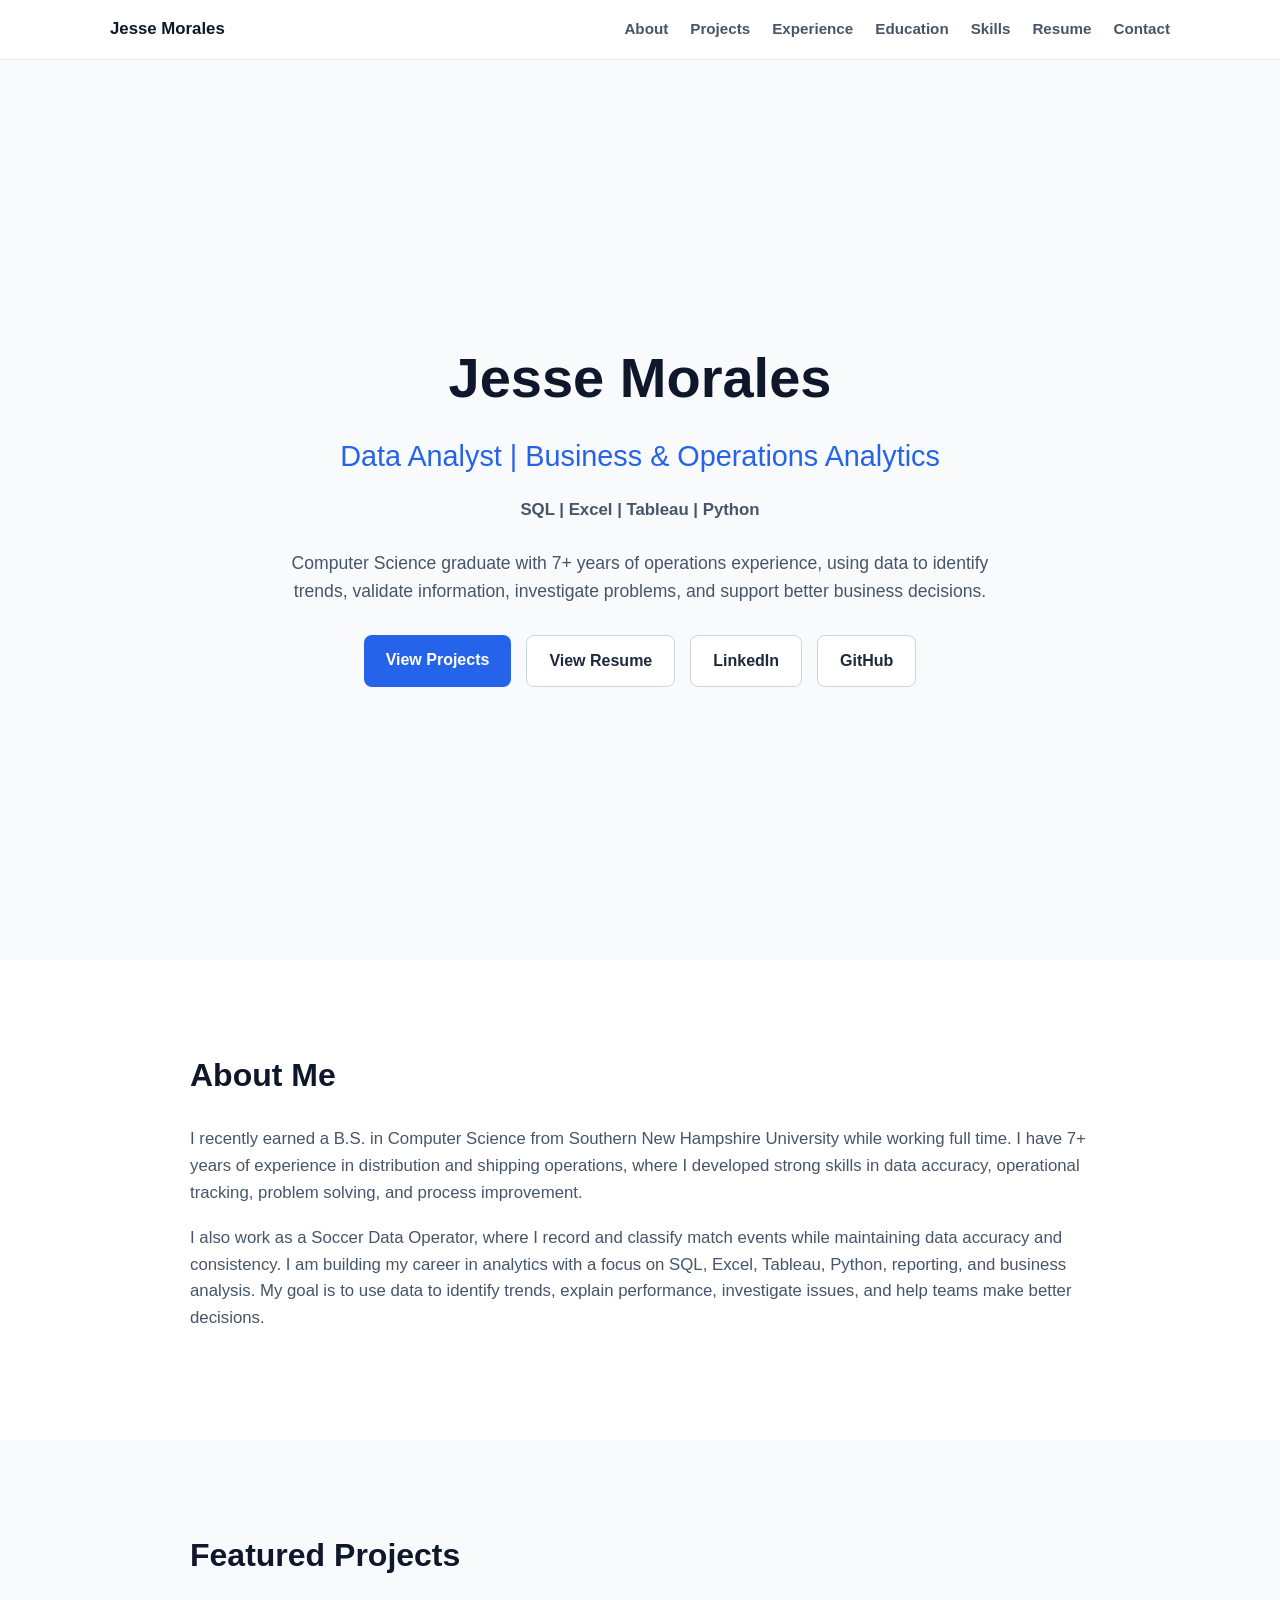
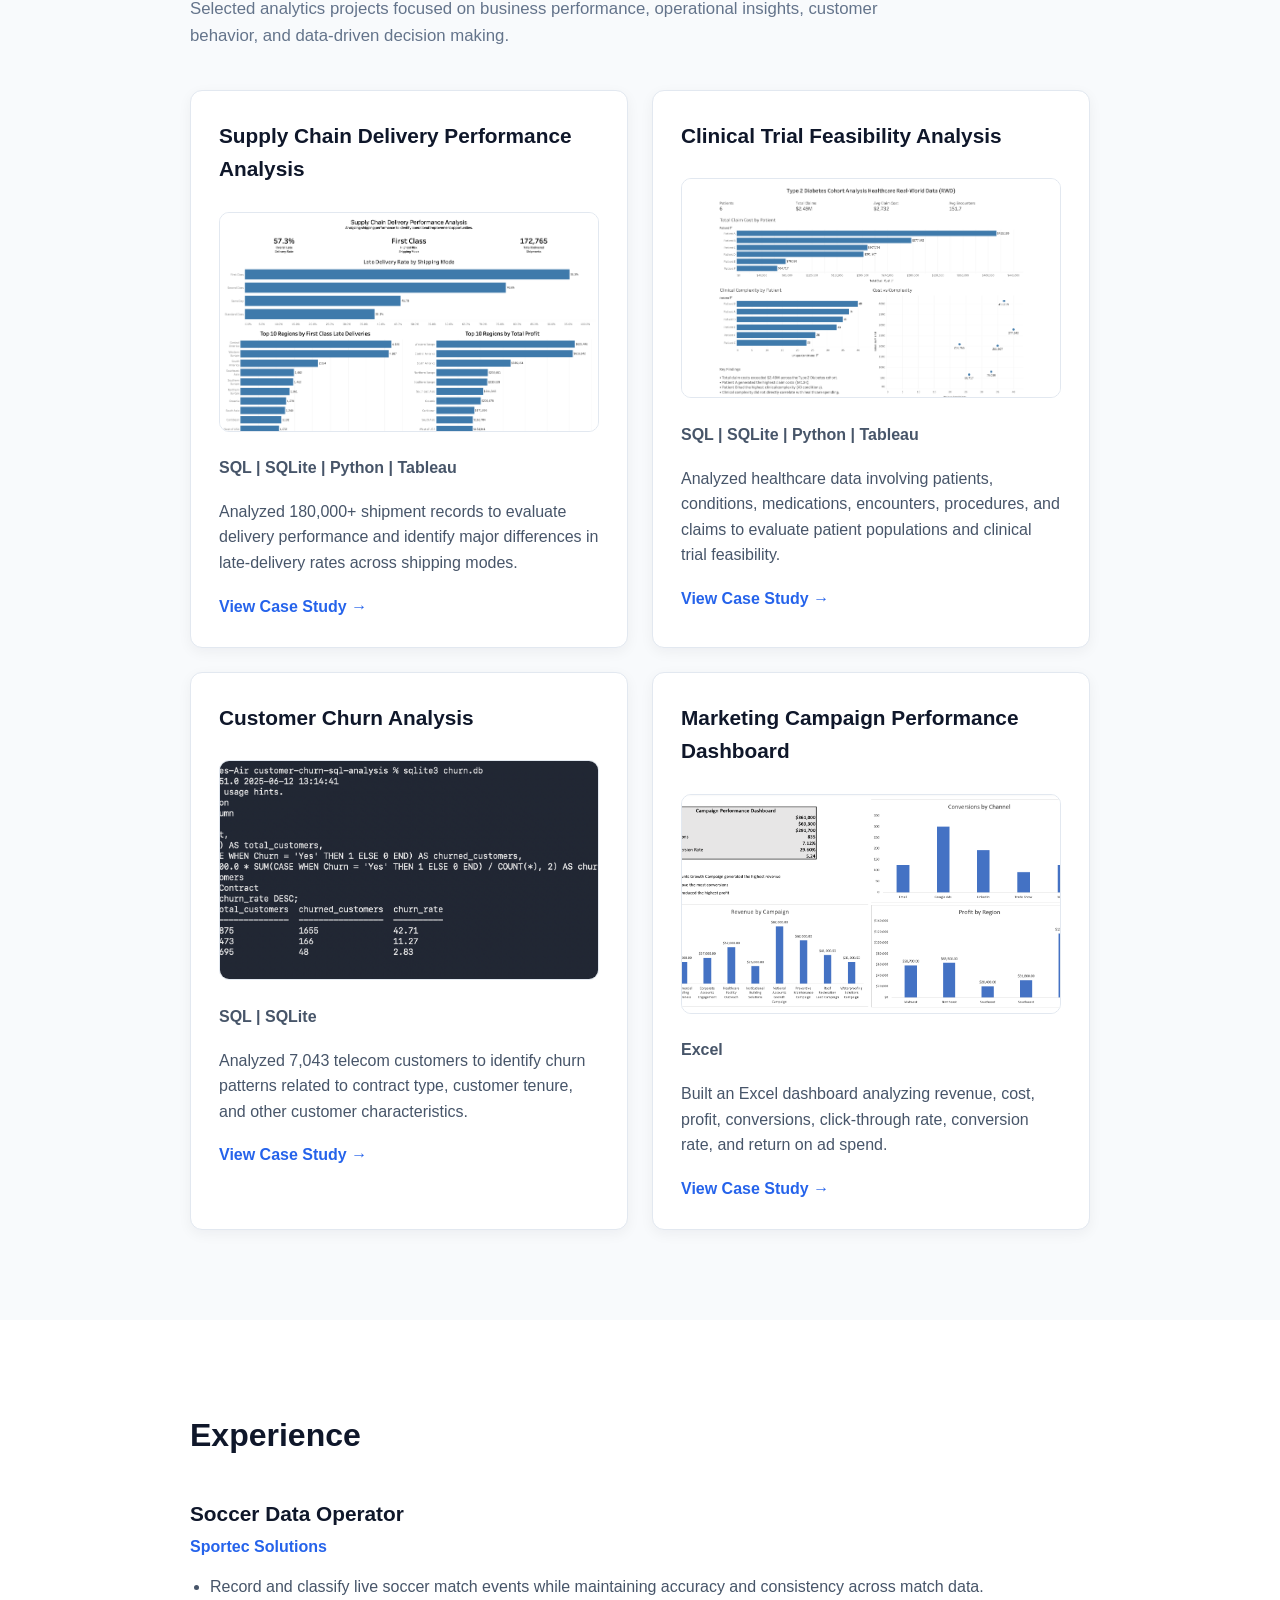
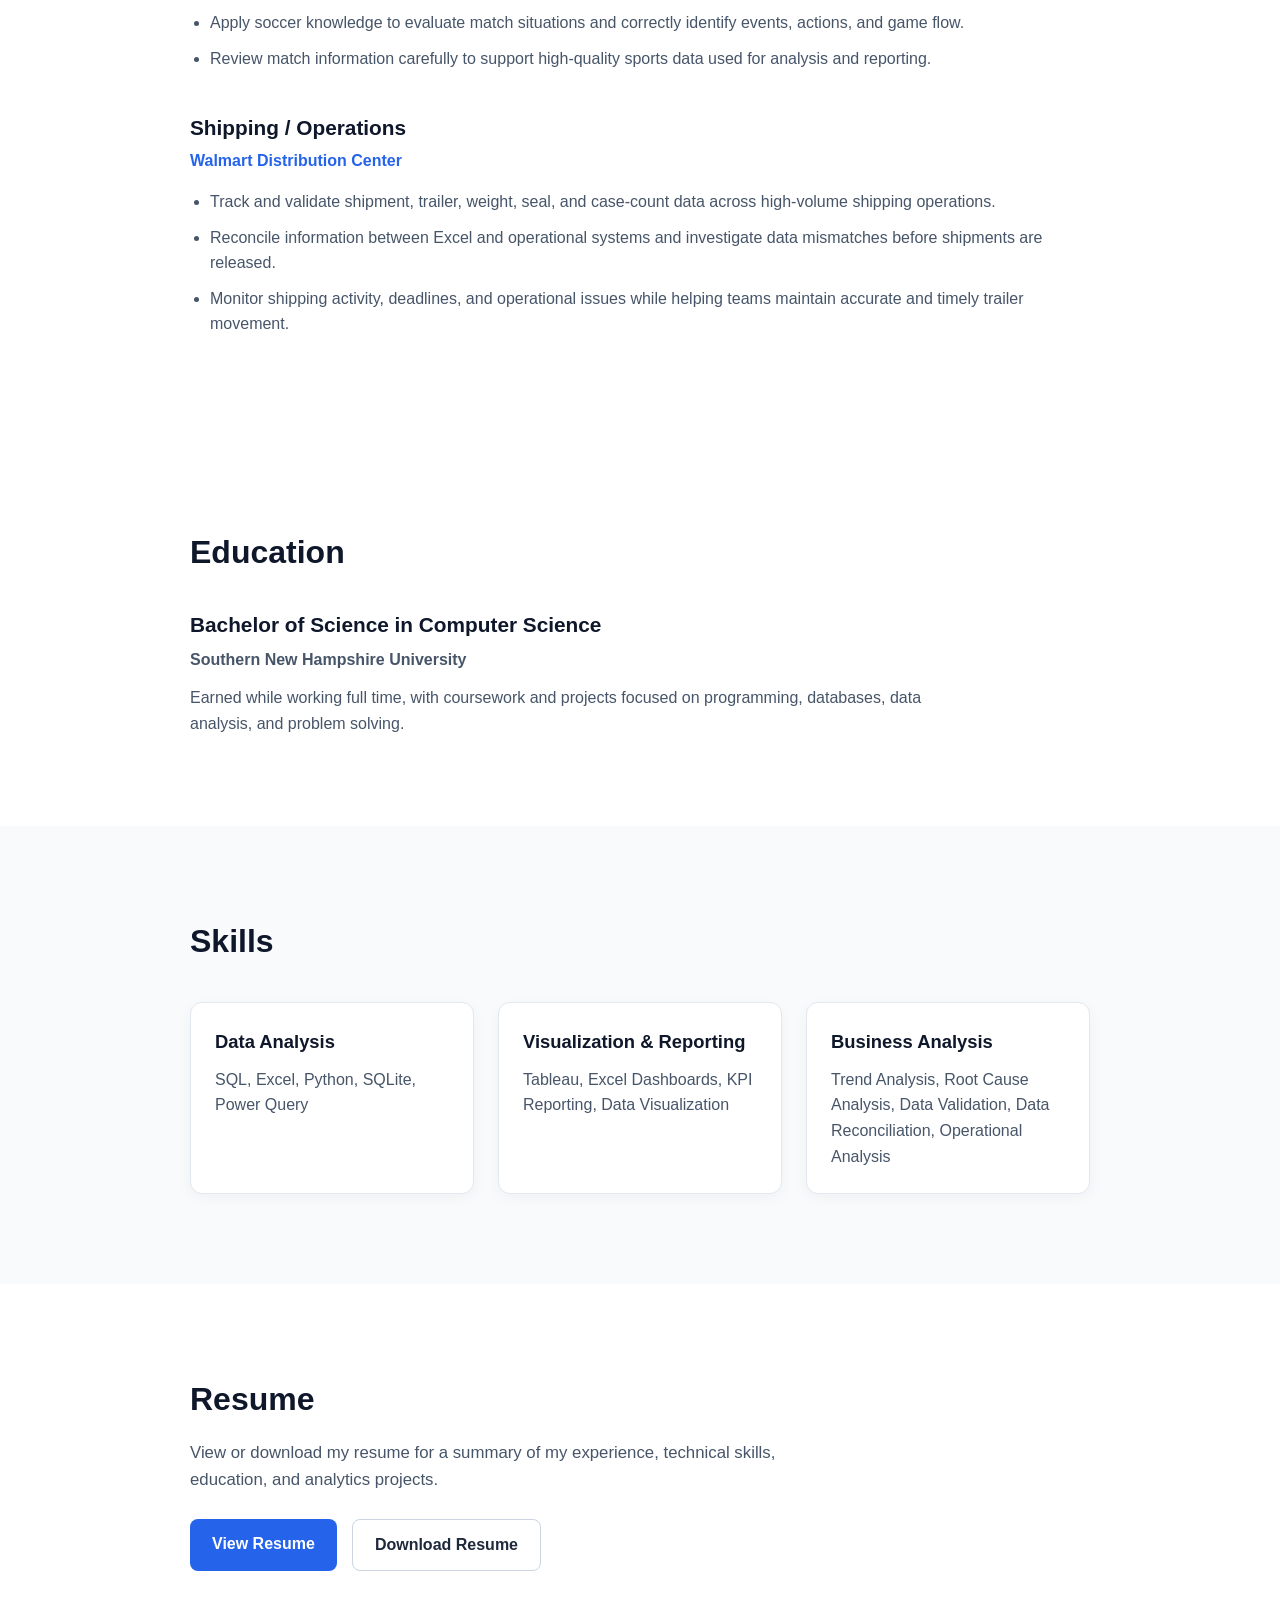
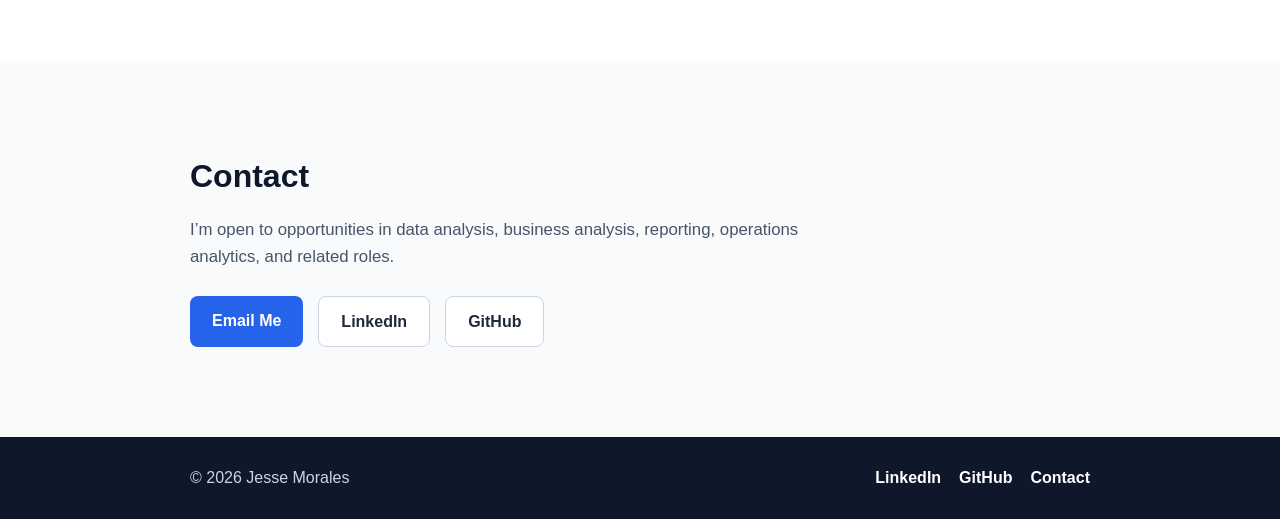
<file: index.html>
<!DOCTYPE html>
<html lang="en">
<head>
  <meta charset="UTF-8">
  <meta name="viewport" content="width=device-width, initial-scale=1.0">

  <title>Jesse Morales | Data Analyst</title>

  <link rel="stylesheet" href="style.css">
</head>

<body>

<nav class="navbar">
  <div class="nav-container">

    <a href="#" class="nav-logo">Jesse Morales</a>

<div class="nav-links">
  <a href="#about">About</a>
  <a href="#projects">Projects</a>
  <a href="#experience">Experience</a>
  <a href="#education">Education</a>
  <a href="#skills">Skills</a>
  <a href="#resume">Resume</a>
  <a href="#contact">Contact</a>
</div>

  </div>
</nav>
  
  <section class="hero">
    <div class="hero-content">

      <h1>Jesse Morales</h1>

      <h2>Data Analyst | Business & Operations Analytics</h2>

      <p class="skills-line">
        SQL | Excel | Tableau | Python
      </p>

      <p class="hero-description">
        Computer Science graduate with 7+ years of operations experience,
        using data to identify trends, validate information, investigate problems,
        and support better business decisions.
      </p>

<div class="hero-buttons">

  <a href="#projects" class="button primary-button">
    View Projects
  </a>

  <a href="#resume" class="button secondary-button">
    View Resume
  </a>

  <a href="https://www.linkedin.com/in/jesse-morales-798381171/"
     target="_blank"
     class="button secondary-button">
    LinkedIn
  </a>

  <a href="https://github.com/jessemorales0216"
     target="_blank"
     class="button secondary-button">
    GitHub
  </a>

</div>

    </div>
  </section>
<section class="about" id="about">
  <div class="section-container">

    <h2>About Me</h2>
<p>
  I recently earned a B.S. in Computer Science from Southern New Hampshire University
  while working full time. I have 7+ years of experience in distribution and shipping
  operations, where I developed strong skills in data accuracy, operational tracking,
  problem solving, and process improvement.
</p>

<p>
  I also work as a Soccer Data Operator, where I record and classify match events
  while maintaining data accuracy and consistency. I am building my career in analytics
  with a focus on SQL, Excel, Tableau, Python, reporting, and business analysis.
  My goal is to use data to identify trends, explain performance, investigate issues,
  and help teams make better decisions.
</p>
  </div>
</section>

<section class="projects" id="projects">
  <div class="section-container">

    <h2>Featured Projects</h2>

    <p class="section-intro">
      Selected analytics projects focused on business performance,
      operational insights, customer behavior, and data-driven decision making.
    </p>

    <div class="project-grid">

      <div class="project-card">
        <h3>Supply Chain Delivery Performance Analysis</h3>

<img
  src="supply-chain-dashboard.png"
  alt="Supply Chain Delivery Performance Analysis Dashboard"
  class="project-image">
        
        <p class="project-tools">
          SQL | SQLite | Python | Tableau
        </p>

        <p>
          Analyzed 180,000+ shipment records to evaluate delivery performance
          and identify major differences in late-delivery rates across shipping modes.
        </p>

        <a href="supply-chain.html"
          class="project-link">
          View Case Study →
        </a>
      </div>

      <div class="project-card">
        <h3>Clinical Trial Feasibility Analysis</h3>


                <img
  src="clinical-trial-dashboard.png"
  alt="Clinical Trial Feasibility Analysis Dashboard"
  class="project-image">
        
        <p class="project-tools">
          SQL | SQLite | Python | Tableau
        </p>

        <p>
          Analyzed healthcare data involving patients, conditions, medications,
          encounters, procedures, and claims to evaluate patient populations
          and clinical trial feasibility.
        </p>

        <a href="clinical-trial.html"
         class="project-link">
         View Case Study →
        </a>
      </div>

      <div class="project-card">
        <h3>Customer Churn Analysis</h3>

        <img
  src="customer-churn.png"
  alt="Customer Churn Analysis Results"
  class="project-image">
        
        <p class="project-tools">
          SQL | SQLite
        </p>

        <p>
          Analyzed 7,043 telecom customers to identify churn patterns related
          to contract type, customer tenure, and other customer characteristics.
        </p>

<a href="customer-churn.html"
   class="project-link">
  View Case Study →
</a>
      </div>

      <div class="project-card">
        <h3>Marketing Campaign Performance Dashboard</h3>

        <img
  src="marketing-dashboard.png"
  alt="Marketing Campaign Performance Dashboard"
  class="project-image">

        
        <p class="project-tools">
          Excel
        </p>

        <p>
          Built an Excel dashboard analyzing revenue, cost, profit, conversions,
          click-through rate, conversion rate, and return on ad spend.
        </p>

<a href="marketing-dashboard.html"
   class="project-link">
  View Case Study →
</a>
      </div>

    </div>

  </div>
</section>

<section class="experience" id="experience">
  <div class="section-container">

    <h2>Experience</h2>

    <div class="experience-item">
      <h3>Soccer Data Operator</h3>
      <p class="experience-company">Sportec Solutions</p>

      <ul>
        <li>
          Record and classify live soccer match events while maintaining accuracy
          and consistency across match data.
        </li>

        <li>
          Apply soccer knowledge to evaluate match situations and correctly identify
          events, actions, and game flow.
        </li>

        <li>
          Review match information carefully to support high-quality sports data
          used for analysis and reporting.
        </li>
      </ul>
    </div>

    <div class="experience-item">
      <h3>Shipping / Operations</h3>
      <p class="experience-company">Walmart Distribution Center</p>

      <ul>
        <li>
          Track and validate shipment, trailer, weight, seal, and case-count data
          across high-volume shipping operations.
        </li>

        <li>
          Reconcile information between Excel and operational systems and investigate
          data mismatches before shipments are released.
        </li>

        <li>
          Monitor shipping activity, deadlines, and operational issues while helping
          teams maintain accurate and timely trailer movement.
        </li>
      </ul>
    </div>

  </div>
</section>


<section class="education" id="education">
  <div class="section-container">

    <h2>Education</h2>

    <div class="education-item">
      <h3>Bachelor of Science in Computer Science</h3>

      <p class="education-school">
        Southern New Hampshire University
      </p>

      <p>
        Earned while working full time, with coursework and projects focused on
        programming, databases, data analysis, and problem solving.
      </p>
    </div>

  </div>
</section>
  
  <section class="skills" id="skills">
  <div class="section-container">

    <h2>Skills</h2>

    <div class="skills-grid">

      <div class="skills-card">
        <h3>Data Analysis</h3>
        <p>SQL, Excel, Python, SQLite, Power Query</p>
      </div>

      <div class="skills-card">
        <h3>Visualization & Reporting</h3>
        <p>Tableau, Excel Dashboards, KPI Reporting, Data Visualization</p>
      </div>

      <div class="skills-card">
        <h3>Business Analysis</h3>
        <p>Trend Analysis, Root Cause Analysis, Data Validation, Data Reconciliation, Operational Analysis</p>
      </div>

    </div>

  </div>
</section>

<section class="resume" id="resume">
  <div class="section-container">

    <h2>Resume</h2>

    <p>
      View or download my resume for a summary of my experience,
      technical skills, education, and analytics projects.
    </p>

<div class="resume-buttons">

  <a href="JMVResume.pdf"
     target="_blank"
     class="button primary-button">
    View Resume
  </a>

  <a href="JMVResume.pdf"
     download
     class="button secondary-button">
    Download Resume
  </a>

</div>

  </div>
</section>

<section class="contact" id="contact">
  <div class="section-container">

    <h2>Contact</h2>

    <p>
      I’m open to opportunities in data analysis, business analysis,
      reporting, operations analytics, and related roles.
    </p>

    <div class="contact-links">

      <a href="mailto:jessemorales0216@gmail.com" class="button primary-button">
        Email Me
      </a>

      <a href="https://www.linkedin.com/in/jesse-morales-798381171/"
         target="_blank"
         class="button secondary-button">
        LinkedIn
      </a>

      <a href="https://github.com/jessemorales0216"
         target="_blank"
         class="button secondary-button">
        GitHub
      </a>

    </div>

  </div>
</section>

<footer class="footer">
  <div class="section-container">

    <p>
      © 2026 Jesse Morales
    </p>

    <div class="footer-links">
      <a href="https://www.linkedin.com/in/jesse-morales-798381171/"
         target="_blank">
        LinkedIn
      </a>

      <a href="https://github.com/jessemorales0216"
         target="_blank">
        GitHub
      </a>

      <a href="#contact">
        Contact
      </a>
    </div>

  </div>
</footer>
  
</body>
</html>
</file>
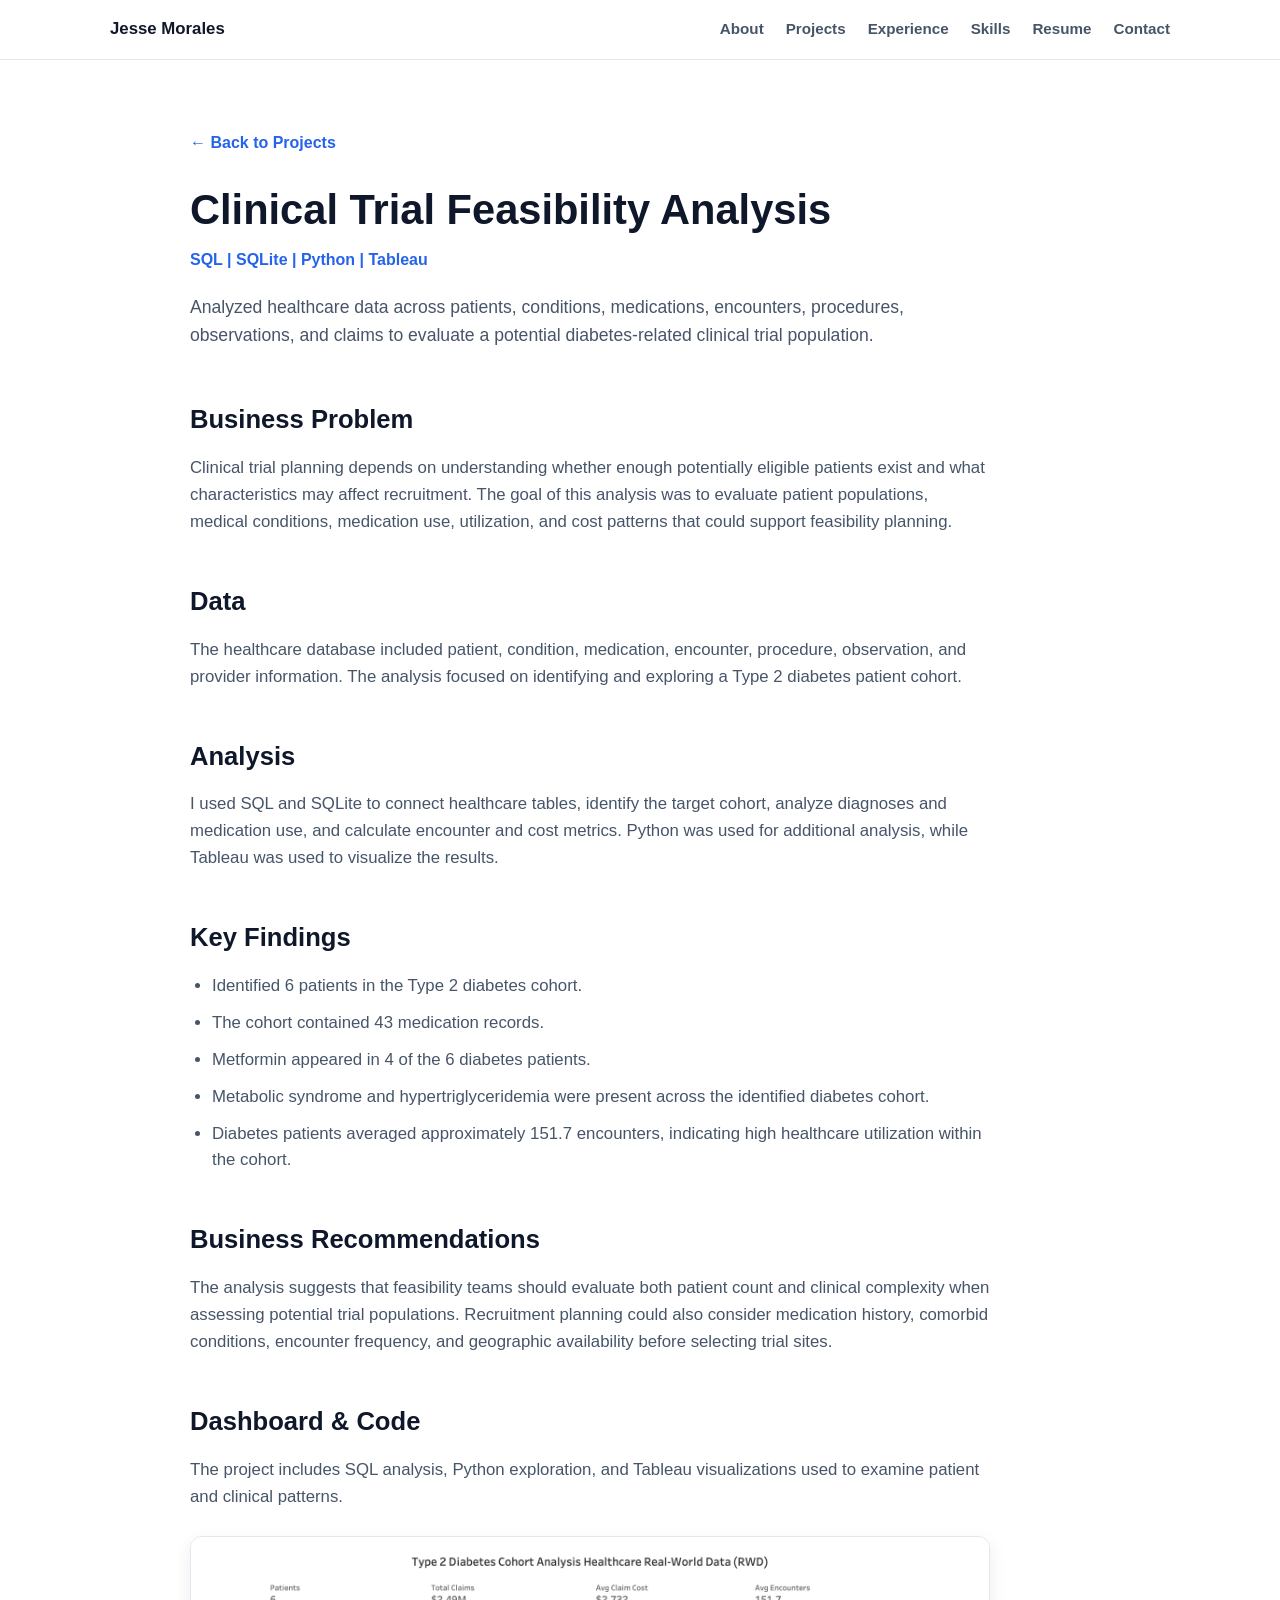
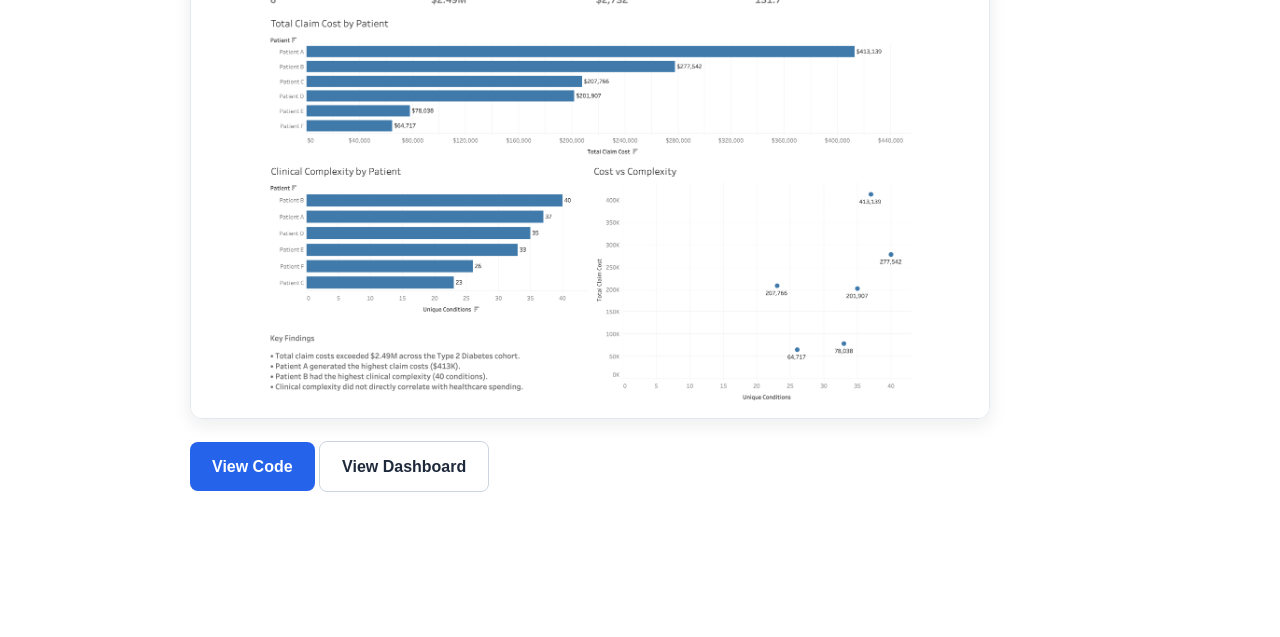
<file: clinical-trial.html>
<!DOCTYPE html>
<html lang="en">

<head>
  <meta charset="UTF-8">
  <meta name="viewport" content="width=device-width, initial-scale=1.0">

  <title>Clinical Trial Feasibility Analysis | Jesse Morales</title>

  <link rel="stylesheet" href="style.css">
</head>

<body>

  <nav class="navbar">
    <div class="nav-container">

      <a href="index.html" class="nav-logo">Jesse Morales</a>

      <div class="nav-links">
        <a href="index.html#about">About</a>
        <a href="index.html#projects">Projects</a>
        <a href="index.html#experience">Experience</a>
        <a href="index.html#skills">Skills</a>
        <a href="index.html#resume">Resume</a>
        <a href="index.html#contact">Contact</a>
      </div>

    </div>
  </nav>


  <section class="case-study">

    <div class="section-container">

      <a href="index.html#projects" class="back-link">
        ← Back to Projects
      </a>

      <h1>Clinical Trial Feasibility Analysis</h1>

      <p class="case-study-tools">
        SQL | SQLite | Python | Tableau
      </p>

      <p class="case-study-summary">
        Analyzed healthcare data across patients, conditions, medications,
        encounters, procedures, observations, and claims to evaluate a potential
        diabetes-related clinical trial population.
      </p>


      <div class="case-section">
        <h2>Business Problem</h2>

        <p>
          Clinical trial planning depends on understanding whether enough
          potentially eligible patients exist and what characteristics may
          affect recruitment. The goal of this analysis was to evaluate patient
          populations, medical conditions, medication use, utilization, and
          cost patterns that could support feasibility planning.
        </p>
      </div>


      <div class="case-section">
        <h2>Data</h2>

        <p>
          The healthcare database included patient, condition, medication,
          encounter, procedure, observation, and provider information.
          The analysis focused on identifying and exploring a Type 2 diabetes
          patient cohort.
        </p>
      </div>


      <div class="case-section">
        <h2>Analysis</h2>

        <p>
          I used SQL and SQLite to connect healthcare tables, identify the
          target cohort, analyze diagnoses and medication use, and calculate
          encounter and cost metrics. Python was used for additional analysis,
          while Tableau was used to visualize the results.
        </p>
      </div>


      <div class="case-section">
        <h2>Key Findings</h2>

        <ul>
          <li>
            Identified 6 patients in the Type 2 diabetes cohort.
          </li>

          <li>
            The cohort contained 43 medication records.
          </li>

          <li>
            Metformin appeared in 4 of the 6 diabetes patients.
          </li>

          <li>
            Metabolic syndrome and hypertriglyceridemia were present across
            the identified diabetes cohort.
          </li>

          <li>
            Diabetes patients averaged approximately 151.7 encounters,
            indicating high healthcare utilization within the cohort.
          </li>
        </ul>
      </div>


      <div class="case-section">
        <h2>Business Recommendations</h2>

        <p>
          The analysis suggests that feasibility teams should evaluate both
          patient count and clinical complexity when assessing potential trial
          populations. Recruitment planning could also consider medication
          history, comorbid conditions, encounter frequency, and geographic
          availability before selecting trial sites.
        </p>
      </div>


      <div class="case-section">
        <h2>Dashboard & Code</h2>

        <p>
          The project includes SQL analysis, Python exploration, and Tableau
          visualizations used to examine patient and clinical patterns.
        </p>

<img
  src="clinical-trial-dashboard.png"
  alt="Clinical Trial Feasibility Analysis Dashboard"
  class="dashboard-image">
        
        <div class="case-buttons">

          <a href="https://github.com/jessemorales0216/clinical-trial-feasibility-analysis"
             target="_blank"
             class="button primary-button">
            View Code
          </a>

          <a href="https://public.tableau.com/app/profile/jesse.morales2105/viz/diabetes_dashboard_17810730917560/Dashboard1"
   target="_blank"
   class="button secondary-button">
  View Dashboard
</a>

        </div>
      </div>

    </div>

  </section>

</body>
</html>
</file>
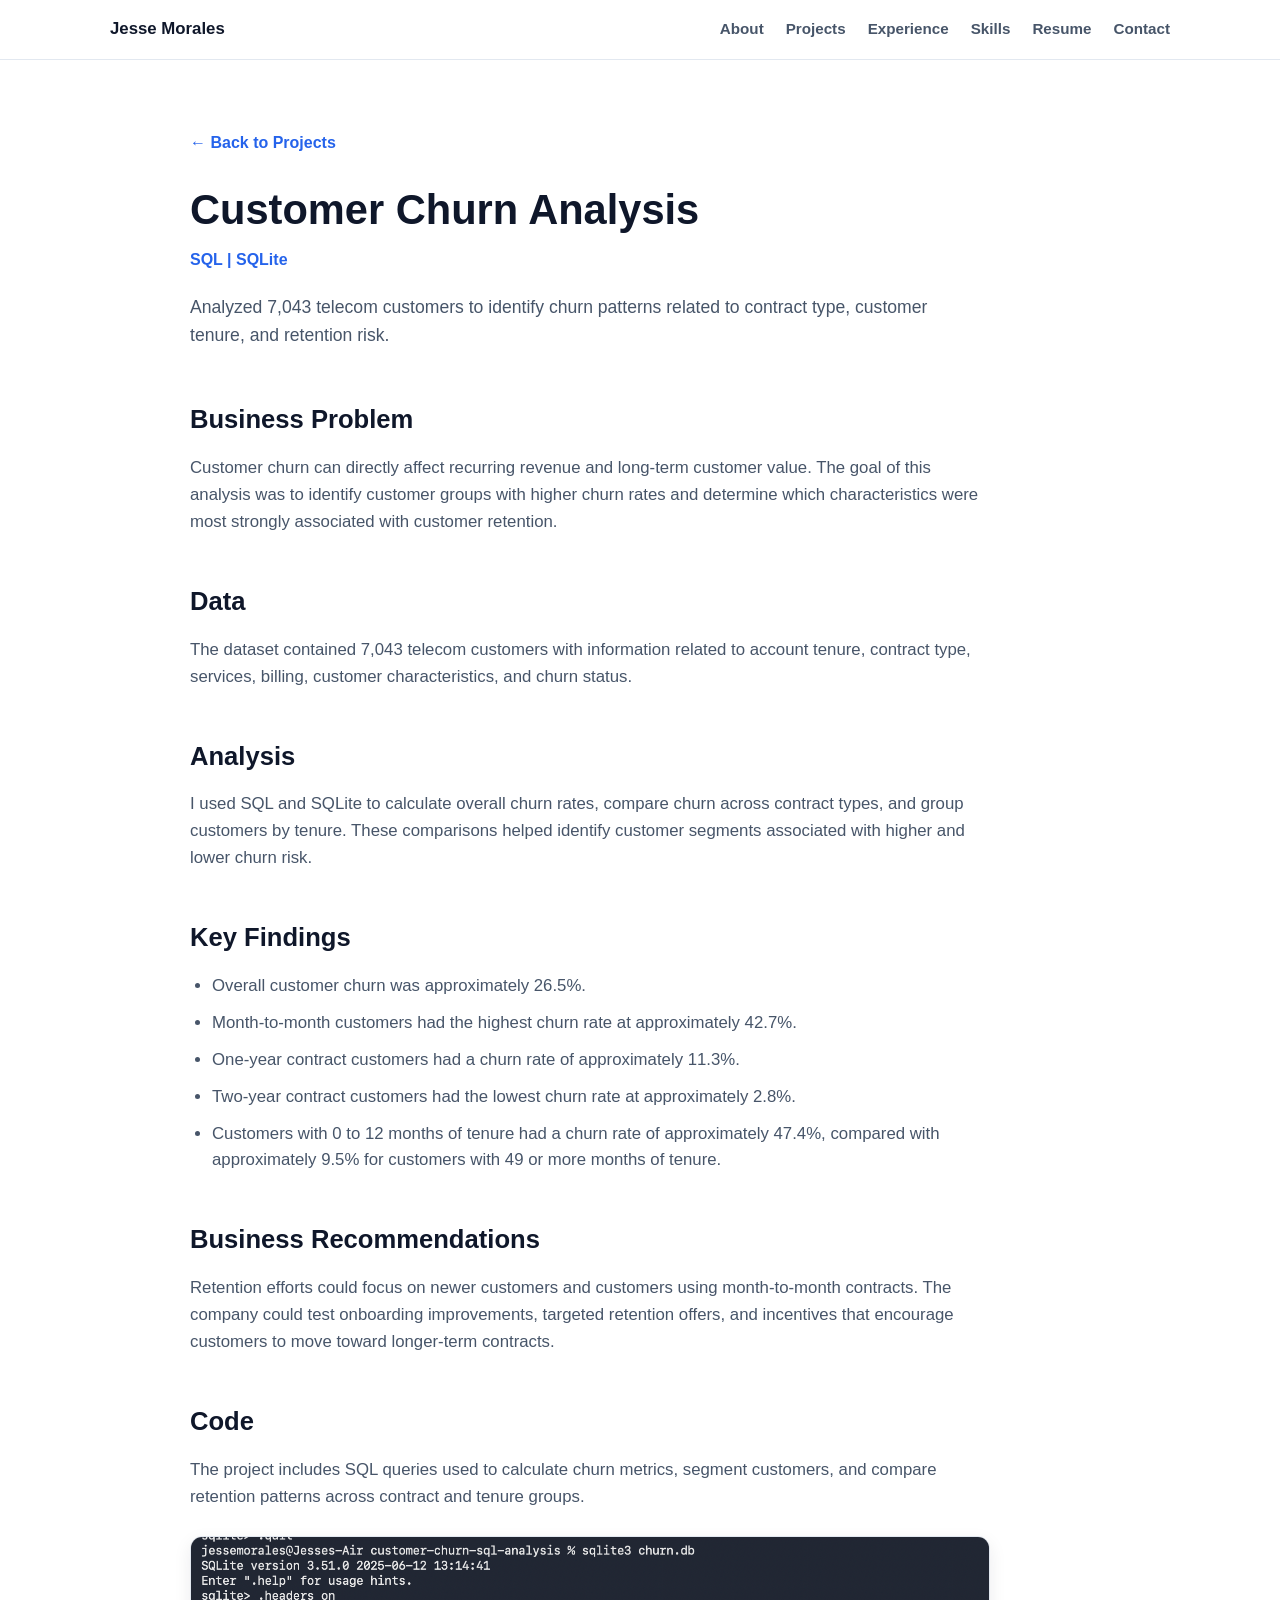
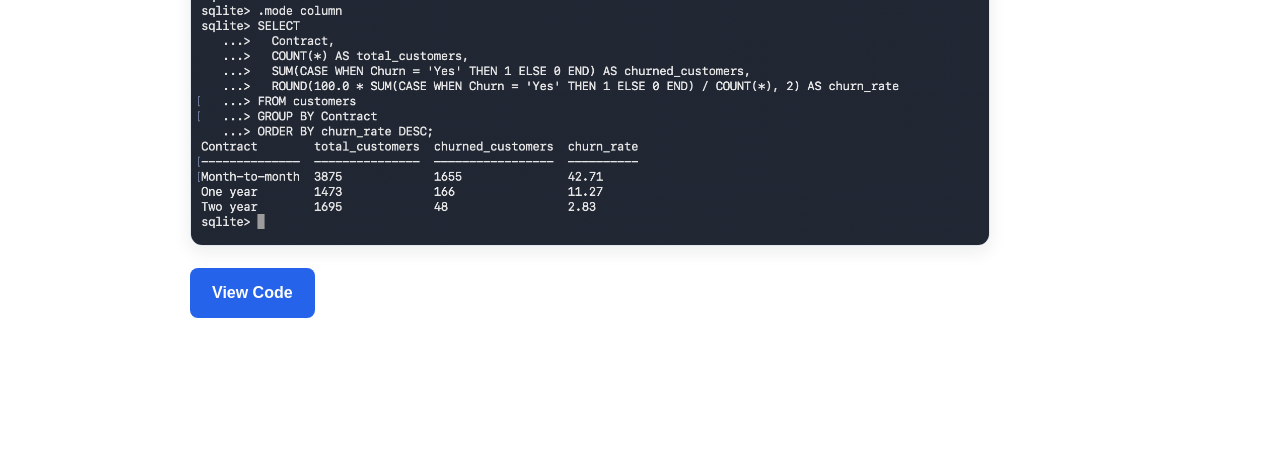
<file: customer-churn.html>
<!DOCTYPE html>
<html lang="en">

<head>
  <meta charset="UTF-8">
  <meta name="viewport" content="width=device-width, initial-scale=1.0">

  <title>Customer Churn Analysis | Jesse Morales</title>

  <link rel="stylesheet" href="style.css">
</head>

<body>

  <nav class="navbar">
    <div class="nav-container">

      <a href="index.html" class="nav-logo">Jesse Morales</a>

      <div class="nav-links">
        <a href="index.html#about">About</a>
        <a href="index.html#projects">Projects</a>
        <a href="index.html#experience">Experience</a>
        <a href="index.html#skills">Skills</a>
        <a href="index.html#resume">Resume</a>
        <a href="index.html#contact">Contact</a>
      </div>

    </div>
  </nav>


  <section class="case-study">

    <div class="section-container">

      <a href="index.html#projects" class="back-link">
        ← Back to Projects
      </a>

      <h1>Customer Churn Analysis</h1>

      <p class="case-study-tools">
        SQL | SQLite
      </p>

      <p class="case-study-summary">
        Analyzed 7,043 telecom customers to identify churn patterns
        related to contract type, customer tenure, and retention risk.
      </p>


      <div class="case-section">
        <h2>Business Problem</h2>

        <p>
          Customer churn can directly affect recurring revenue and long-term
          customer value. The goal of this analysis was to identify customer
          groups with higher churn rates and determine which characteristics
          were most strongly associated with customer retention.
        </p>
      </div>


      <div class="case-section">
        <h2>Data</h2>

        <p>
          The dataset contained 7,043 telecom customers with information
          related to account tenure, contract type, services, billing,
          customer characteristics, and churn status.
        </p>
      </div>


      <div class="case-section">
        <h2>Analysis</h2>

        <p>
          I used SQL and SQLite to calculate overall churn rates, compare
          churn across contract types, and group customers by tenure.
          These comparisons helped identify customer segments associated
          with higher and lower churn risk.
        </p>
      </div>


      <div class="case-section">
        <h2>Key Findings</h2>

        <ul>
          <li>
            Overall customer churn was approximately 26.5%.
          </li>

          <li>
            Month-to-month customers had the highest churn rate at
            approximately 42.7%.
          </li>

          <li>
            One-year contract customers had a churn rate of approximately
            11.3%.
          </li>

          <li>
            Two-year contract customers had the lowest churn rate at
            approximately 2.8%.
          </li>

          <li>
            Customers with 0 to 12 months of tenure had a churn rate of
            approximately 47.4%, compared with approximately 9.5% for
            customers with 49 or more months of tenure.
          </li>
        </ul>
      </div>


      <div class="case-section">
        <h2>Business Recommendations</h2>

        <p>
          Retention efforts could focus on newer customers and customers
          using month-to-month contracts. The company could test onboarding
          improvements, targeted retention offers, and incentives that
          encourage customers to move toward longer-term contracts.
        </p>
      </div>


      <div class="case-section">
        <h2>Code</h2>

        <p>
          The project includes SQL queries used to calculate churn metrics,
          segment customers, and compare retention patterns across contract
          and tenure groups.
        </p>

        <img
  src="customer-churn.png"
  alt="Customer Churn Analysis Results"
  class="dashboard-image">

        <div class="case-buttons">

          <a href="https://github.com/jessemorales0216/customer-churn-sql-analysis"
             target="_blank"
             class="button primary-button">
            View Code
          </a>

        </div>
      </div>

    </div>

  </section>

</body>
</html>
</file>
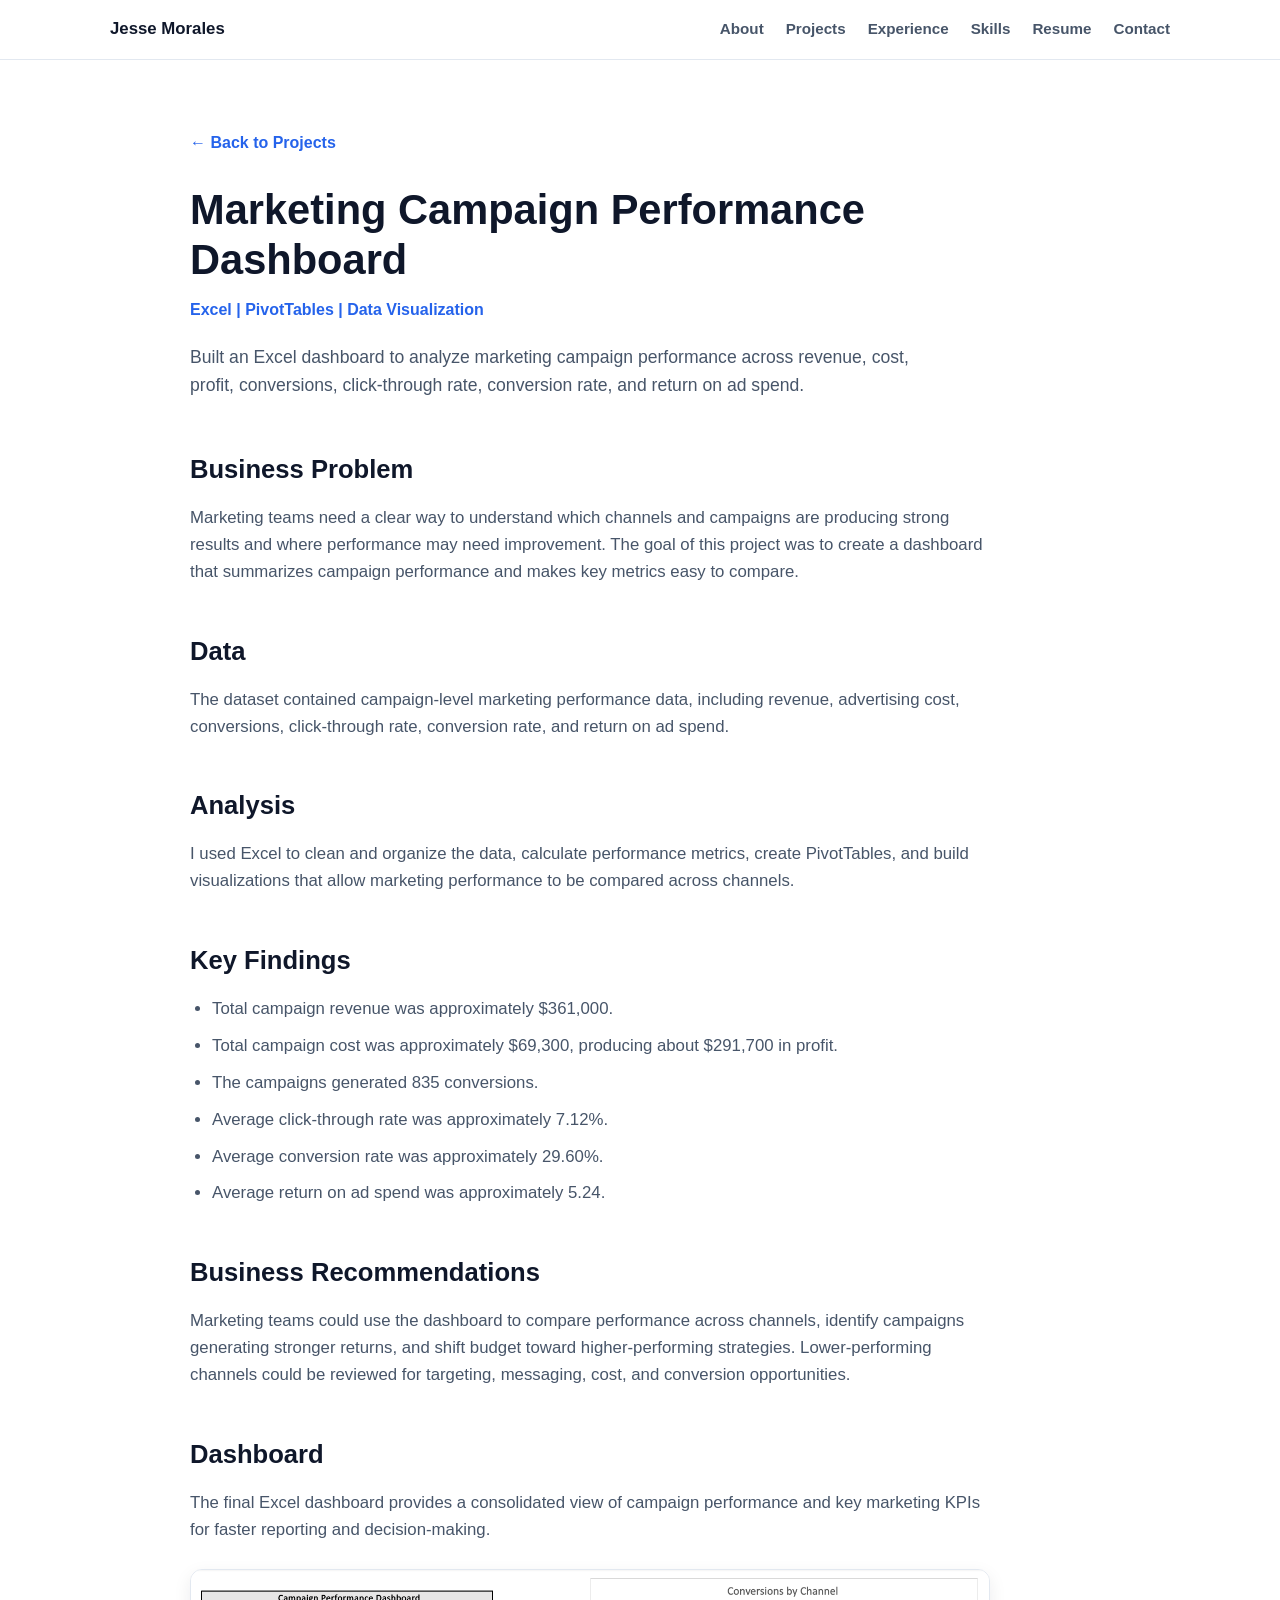
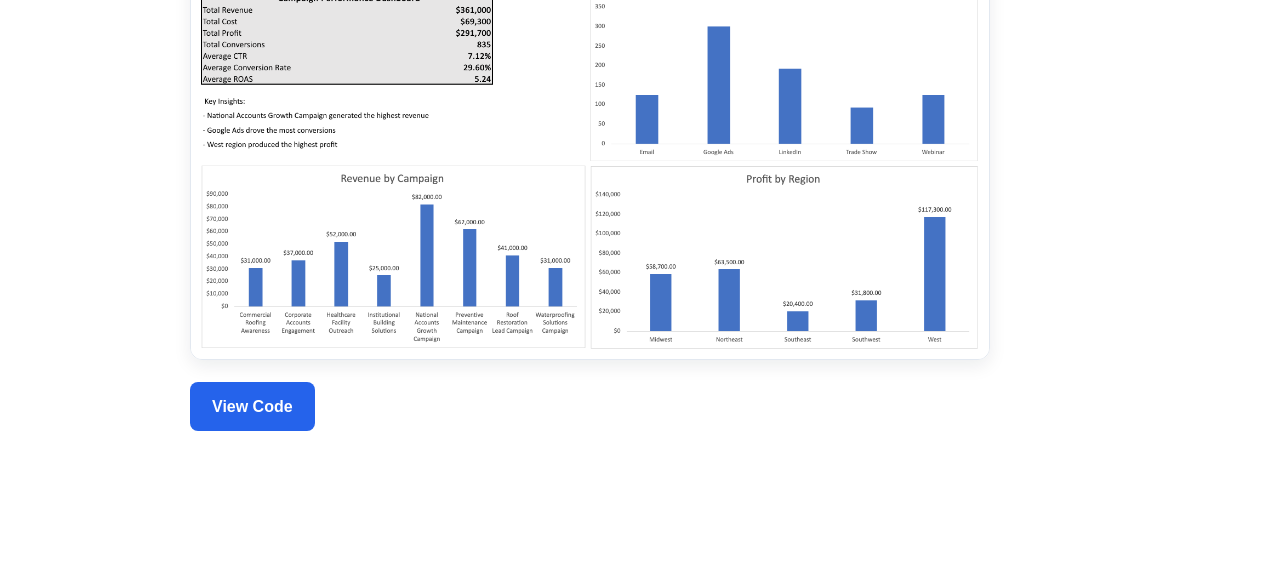
<file: marketing-dashboard.html>
<!DOCTYPE html>
<html lang="en">

<head>
  <meta charset="UTF-8">
  <meta name="viewport" content="width=device-width, initial-scale=1.0">

  <title>Marketing Campaign Performance Dashboard | Jesse Morales</title>

  <link rel="stylesheet" href="style.css">
</head>

<body>

  <nav class="navbar">
    <div class="nav-container">

      <a href="index.html" class="nav-logo">Jesse Morales</a>

      <div class="nav-links">
        <a href="index.html#about">About</a>
        <a href="index.html#projects">Projects</a>
        <a href="index.html#experience">Experience</a>
        <a href="index.html#skills">Skills</a>
        <a href="index.html#resume">Resume</a>
        <a href="index.html#contact">Contact</a>
      </div>

    </div>
  </nav>


  <section class="case-study">

    <div class="section-container">

      <a href="index.html#projects" class="back-link">
        ← Back to Projects
      </a>

      <h1>Marketing Campaign Performance Dashboard</h1>

      <p class="case-study-tools">
        Excel | PivotTables | Data Visualization
      </p>

      <p class="case-study-summary">
        Built an Excel dashboard to analyze marketing campaign performance
        across revenue, cost, profit, conversions, click-through rate,
        conversion rate, and return on ad spend.
      </p>


      <div class="case-section">
        <h2>Business Problem</h2>

        <p>
          Marketing teams need a clear way to understand which channels and
          campaigns are producing strong results and where performance may need
          improvement. The goal of this project was to create a dashboard that
          summarizes campaign performance and makes key metrics easy to compare.
        </p>
      </div>


      <div class="case-section">
        <h2>Data</h2>

        <p>
          The dataset contained campaign-level marketing performance data,
          including revenue, advertising cost, conversions, click-through rate,
          conversion rate, and return on ad spend.
        </p>
      </div>


      <div class="case-section">
        <h2>Analysis</h2>

        <p>
          I used Excel to clean and organize the data, calculate performance
          metrics, create PivotTables, and build visualizations that allow
          marketing performance to be compared across channels.
        </p>
      </div>


      <div class="case-section">
        <h2>Key Findings</h2>

        <ul>
          <li>
            Total campaign revenue was approximately $361,000.
          </li>

          <li>
            Total campaign cost was approximately $69,300, producing about
            $291,700 in profit.
          </li>

          <li>
            The campaigns generated 835 conversions.
          </li>

          <li>
            Average click-through rate was approximately 7.12%.
          </li>

          <li>
            Average conversion rate was approximately 29.60%.
          </li>

          <li>
            Average return on ad spend was approximately 5.24.
          </li>
        </ul>
      </div>


      <div class="case-section">
        <h2>Business Recommendations</h2>

        <p>
          Marketing teams could use the dashboard to compare performance across
          channels, identify campaigns generating stronger returns, and shift
          budget toward higher-performing strategies. Lower-performing channels
          could be reviewed for targeting, messaging, cost, and conversion
          opportunities.
        </p>
      </div>


      <div class="case-section">
        <h2>Dashboard</h2>

        <p>
          The final Excel dashboard provides a consolidated view of campaign
          performance and key marketing KPIs for faster reporting and
          decision-making.
        </p>


          <img
    src="marketing-dashboard.png"
    alt="Marketing Campaign Performance Dashboard"
    class="dashboard-image">


        <div class="case-buttons">

          <a href="https://github.com/jessemorales0216/campaign-performance-dashboard"
             target="_blank"
             class="button primary-button">
            View Code
          </a>
        
      </div>

    </div>

  </section>

</body>
</html>
</file>
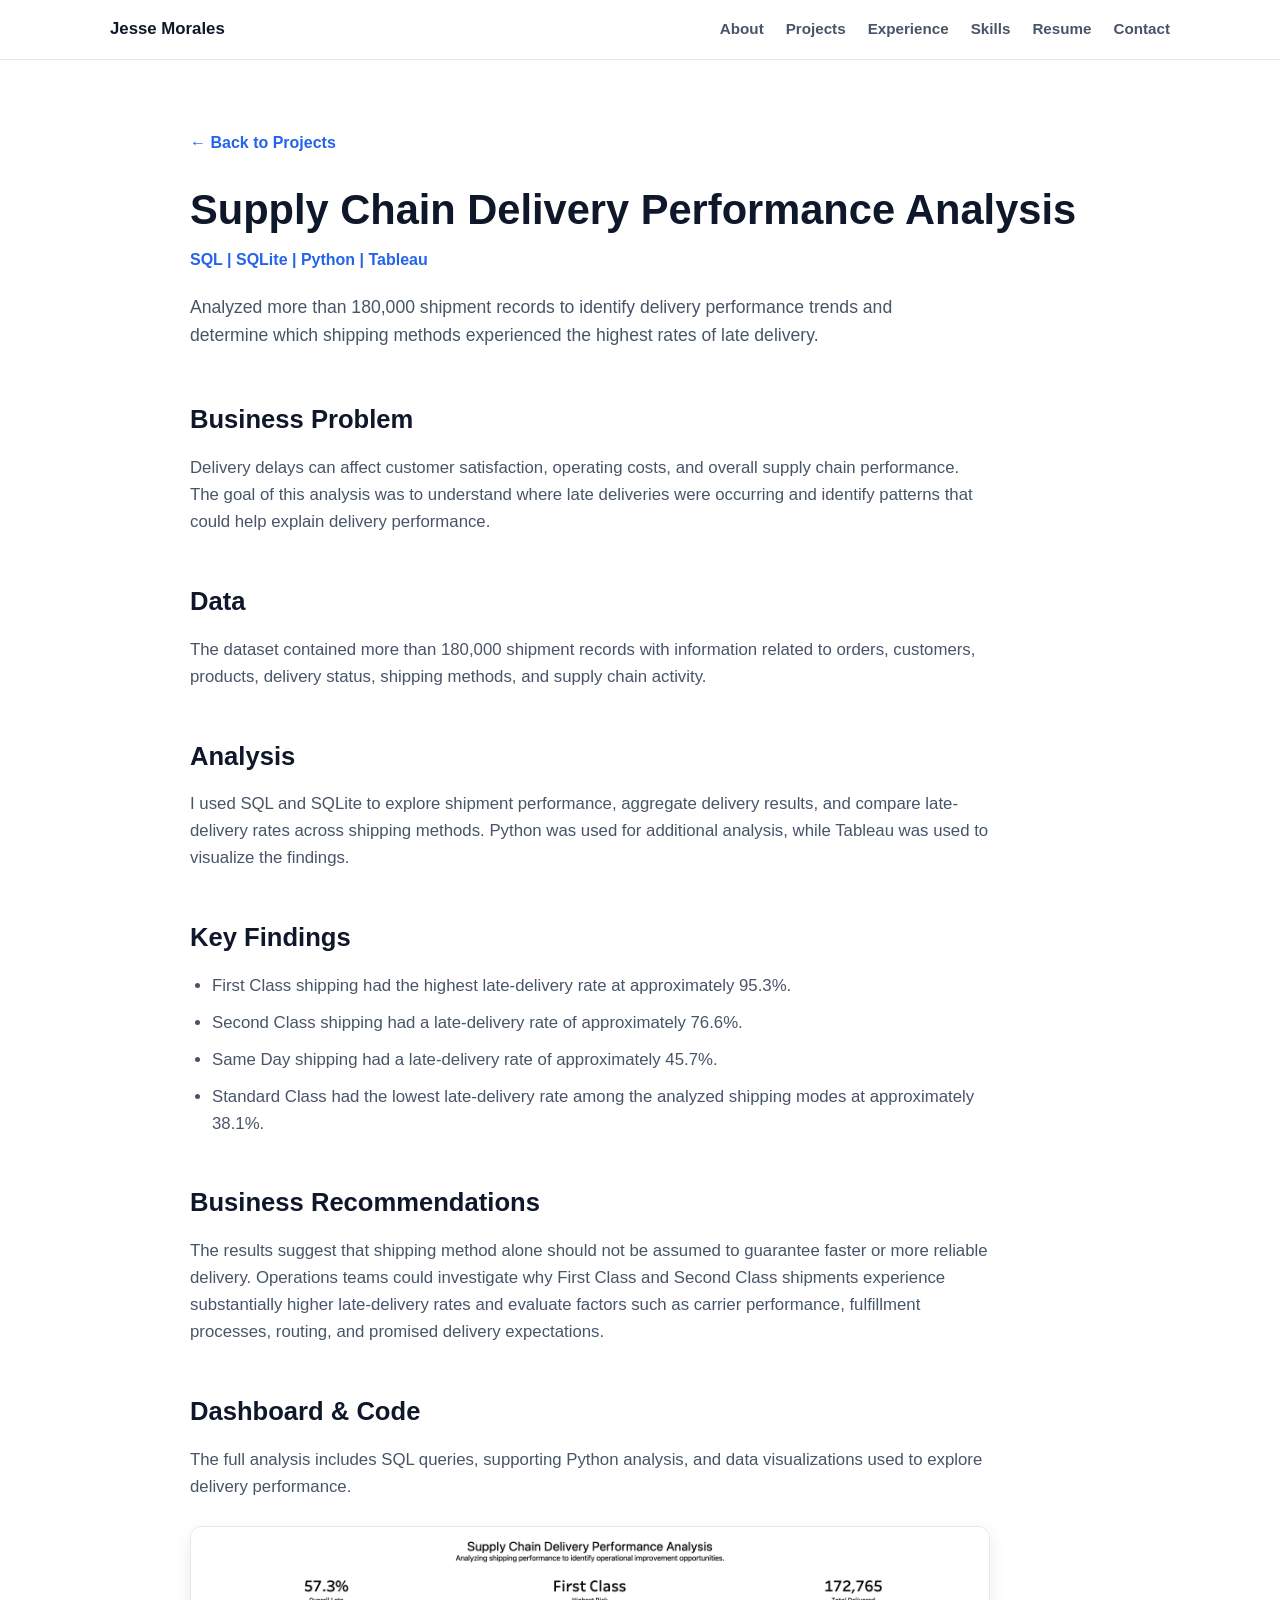
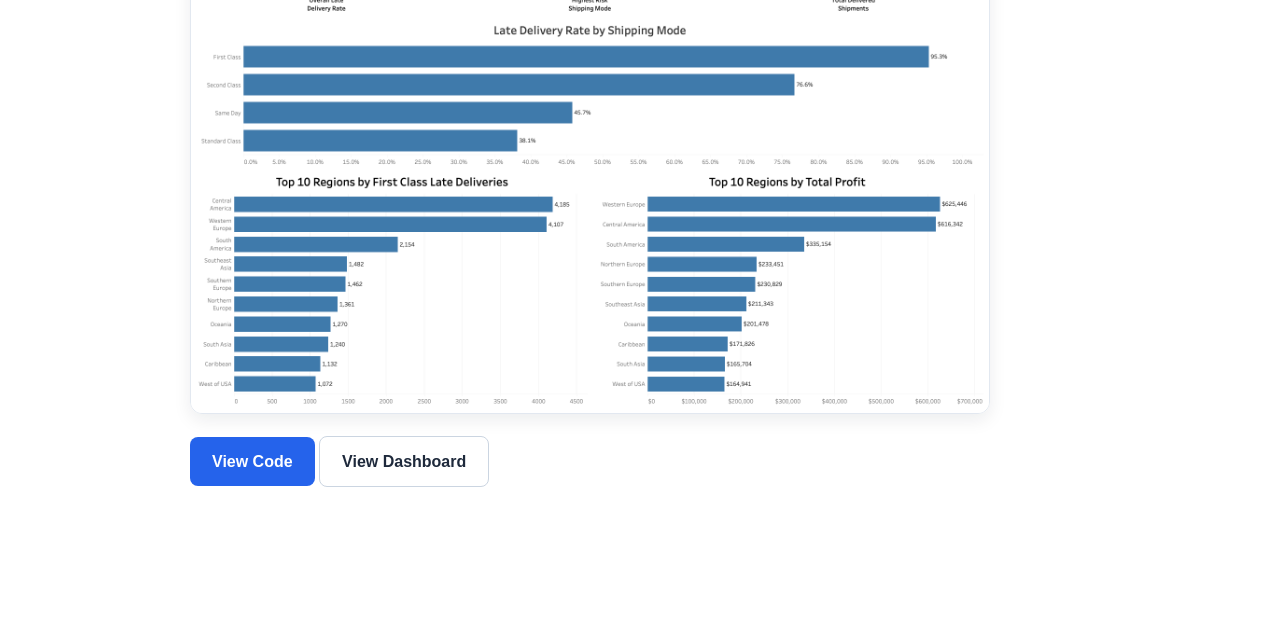
<file: supply-chain.html>
<!DOCTYPE html>
<html lang="en">

<head>
  <meta charset="UTF-8">
  <meta name="viewport" content="width=device-width, initial-scale=1.0">

  <title>Supply Chain Delivery Performance Analysis | Jesse Morales</title>

  <link rel="stylesheet" href="style.css">
</head>

<body>

  <nav class="navbar">
    <div class="nav-container">

      <a href="index.html" class="nav-logo">Jesse Morales</a>

      <div class="nav-links">
        <a href="index.html#about">About</a>
        <a href="index.html#projects">Projects</a>
        <a href="index.html#experience">Experience</a>
        <a href="index.html#skills">Skills</a>
        <a href="index.html#resume">Resume</a>
        <a href="index.html#contact">Contact</a>
      </div>

    </div>
  </nav>


  <section class="case-study">

    <div class="section-container">

      <a href="index.html#projects" class="back-link">
        ← Back to Projects
      </a>

      <h1>Supply Chain Delivery Performance Analysis</h1>

      <p class="case-study-tools">
        SQL | SQLite | Python | Tableau
      </p>

      <p class="case-study-summary">
        Analyzed more than 180,000 shipment records to identify delivery
        performance trends and determine which shipping methods experienced
        the highest rates of late delivery.
      </p>


      <div class="case-section">
        <h2>Business Problem</h2>

        <p>
          Delivery delays can affect customer satisfaction, operating costs,
          and overall supply chain performance. The goal of this analysis was
          to understand where late deliveries were occurring and identify
          patterns that could help explain delivery performance.
        </p>
      </div>


      <div class="case-section">
        <h2>Data</h2>

        <p>
          The dataset contained more than 180,000 shipment records with
          information related to orders, customers, products, delivery status,
          shipping methods, and supply chain activity.
        </p>
      </div>


      <div class="case-section">
        <h2>Analysis</h2>

        <p>
          I used SQL and SQLite to explore shipment performance, aggregate
          delivery results, and compare late-delivery rates across shipping
          methods. Python was used for additional analysis, while Tableau was
          used to visualize the findings.
        </p>
      </div>


      <div class="case-section">
        <h2>Key Findings</h2>

        <ul>
          <li>
            First Class shipping had the highest late-delivery rate at
            approximately 95.3%.
          </li>

          <li>
            Second Class shipping had a late-delivery rate of approximately
            76.6%.
          </li>

          <li>
            Same Day shipping had a late-delivery rate of approximately 45.7%.
          </li>

          <li>
            Standard Class had the lowest late-delivery rate among the analyzed
            shipping modes at approximately 38.1%.
          </li>
        </ul>
      </div>


      <div class="case-section">
        <h2>Business Recommendations</h2>

        <p>
          The results suggest that shipping method alone should not be assumed
          to guarantee faster or more reliable delivery. Operations teams could
          investigate why First Class and Second Class shipments experience
          substantially higher late-delivery rates and evaluate factors such
          as carrier performance, fulfillment processes, routing, and promised
          delivery expectations.
        </p>
      </div>


      <div class="case-section">
        <h2>Dashboard & Code</h2>

        <p>
          The full analysis includes SQL queries, supporting Python analysis,
          and data visualizations used to explore delivery performance.
        </p>


        <img
  src="supply-chain-dashboard.png"
  alt="Supply Chain Delivery Performance Analysis Dashboard"
  class="dashboard-image">
        
        <div class="case-buttons">

          <a href="https://github.com/jessemorales0216/supply-chain-delivery-performance-analysis"
             target="_blank"
             class="button primary-button">
            View Code
          </a>

<a href="https://public.tableau.com/app/profile/jesse.morales2105/viz/SupplyChainDeliveryPerformanceDashboard_17855695784070/Dashboard1"
   target="_blank"
   class="button secondary-button">
  View Dashboard
</a>
          
        </div>
      </div>

    </div>

  </section>

</body>
</html>
</file>
<file: style.css>
* {
  margin: 0;
  padding: 0;
  box-sizing: border-box;
}

body {
  font-family: Arial, sans-serif;
  background-color: #f8fafc;
  color: #1e293b;
  line-height: 1.6;
}

.hero {
  min-height: 100vh;
  display: flex;
  align-items: center;
  justify-content: center;
  padding: 40px 20px;
}

.hero-content {
  max-width: 850px;
  text-align: center;
}

.hero h1 {
  font-size: 3.5rem;
  margin-bottom: 10px;
  color: #0f172a;
}

.hero h2 {
  font-size: 1.8rem;
  margin-bottom: 18px;
  font-weight: 500;
  color: #2563eb;
}

.skills-line {
  font-size: 1.05rem;
  font-weight: 600;
  margin-bottom: 25px;
  color: #475569;
}

.hero-description {
  max-width: 700px;
  margin: 0 auto 30px;
  font-size: 1.1rem;
  color: #475569;
}

.hero-buttons {
  display: flex;
  justify-content: center;
  gap: 15px;
  flex-wrap: wrap;
}

.button {
  display: inline-block;
  padding: 12px 22px;
  border-radius: 8px;
  text-decoration: none;
  font-weight: 600;
  transition: 0.2s ease;
}

.primary-button {
  background-color: #2563eb;
  color: white;
}

.primary-button:hover {
  background-color: #1d4ed8;
}

.secondary-button {
  border: 1px solid #cbd5e1;
  color: #1e293b;
  background-color: white;
}

.secondary-button:hover {
  background-color: #f1f5f9;
}

@media (max-width: 600px) {
  .hero h1 {
    font-size: 2.5rem;
  }

  .hero h2 {
    font-size: 1.4rem;
  }

  .hero-description {
    font-size: 1rem;
  }
}
.about {
  background-color: #ffffff;
  padding: 90px 20px;
}

.section-container {
  max-width: 900px;
  margin: 0 auto;
}

.about h2 {
  font-size: 2rem;
  margin-bottom: 25px;
  color: #0f172a;
}

.about p {
  font-size: 1.05rem;
  color: #475569;
  margin-bottom: 18px;
}

.projects {
  background-color: #f8fafc;
  padding: 90px 20px;
}

.projects h2 {
  font-size: 2rem;
  margin-bottom: 15px;
  color: #0f172a;
}

.section-intro {
  max-width: 700px;
  color: #64748b;
  margin-bottom: 40px;
  font-size: 1.05rem;
}

.project-grid {
  display: grid;
  grid-template-columns: repeat(2, 1fr);
  gap: 24px;
}

.project-card {
  background-color: #ffffff;
  border: 1px solid #e2e8f0;
  border-radius: 12px;
  padding: 28px;
  box-shadow: 0 4px 14px rgba(15, 23, 42, 0.05);
}

.project-card h3 {
  font-size: 1.3rem;
  color: #0f172a;
  margin-bottom: 10px;
}

.project-tools {
  color: #2563eb;
  font-weight: 600;
  margin-bottom: 16px;
}

.project-card p {
  color: #475569;
  margin-bottom: 18px;
}

.project-link {
  color: #2563eb;
  text-decoration: none;
  font-weight: 600;
}

.project-link:hover {
  text-decoration: underline;
}

@media (max-width: 750px) {
  .project-grid {
    grid-template-columns: 1fr;
  }
}
.experience {
  background-color: #ffffff;
  padding: 90px 20px;
}

.experience h2 {
  font-size: 2rem;
  margin-bottom: 35px;
  color: #0f172a;
}

.experience-item {
  margin-bottom: 40px;
}

.experience-item:last-child {
  margin-bottom: 0;
}

.experience-item h3 {
  font-size: 1.3rem;
  color: #0f172a;
  margin-bottom: 4px;
}

.experience-company {
  color: #2563eb;
  font-weight: 600;
  margin-bottom: 15px;
}

.experience-item ul {
  padding-left: 20px;
}

.experience-item li {
  color: #475569;
  margin-bottom: 10px;
}

.skills {
  background-color: #f8fafc;
  padding: 90px 20px;
}

.skills h2 {
  font-size: 2rem;
  margin-bottom: 35px;
  color: #0f172a;
}

.skills-grid {
  display: grid;
  grid-template-columns: repeat(3, 1fr);
  gap: 24px;
}

.skills-card {
  background-color: #ffffff;
  border: 1px solid #e2e8f0;
  border-radius: 12px;
  padding: 24px;
  box-shadow: 0 4px 14px rgba(15, 23, 42, 0.04);
}

.skills-card h3 {
  font-size: 1.15rem;
  color: #0f172a;
  margin-bottom: 10px;
}

.skills-card p {
  color: #475569;
}
.resume {
  background-color: #ffffff;
  padding: 90px 20px;
}

.resume h2 {
  font-size: 2rem;
  margin-bottom: 15px;
  color: #0f172a;
}

.resume p {
  max-width: 650px;
  color: #475569;
  margin-bottom: 25px;
  font-size: 1.05rem;
}

.resume-buttons {
  display: flex;
  gap: 15px;
  flex-wrap: wrap;
}

.contact {
  background-color: #f8fafc;
  padding: 90px 20px;
}

.contact h2 {
  font-size: 2rem;
  margin-bottom: 15px;
  color: #0f172a;
}

.contact p {
  max-width: 650px;
  color: #475569;
  margin-bottom: 25px;
  font-size: 1.05rem;
}

.contact-links {
  display: flex;
  gap: 15px;
  flex-wrap: wrap;
}

.navbar {
  position: sticky;
  top: 0;
  z-index: 1000;
  background-color: rgba(255, 255, 255, 0.96);
  border-bottom: 1px solid #e2e8f0;
}

.nav-container {
  max-width: 1100px;
  margin: 0 auto;
  padding: 16px 20px;
  display: flex;
  justify-content: space-between;
  align-items: center;
}

.nav-logo {
  text-decoration: none;
  font-weight: 700;
  color: #0f172a;
  font-size: 1.05rem;
}

.nav-links {
  display: flex;
  gap: 22px;
}

.nav-links a {
  text-decoration: none;
  color: #475569;
  font-weight: 600;
  font-size: 0.95rem;
}

.nav-links a:hover {
  color: #2563eb;
}

html {
  scroll-behavior: smooth;
}

@media (max-width: 750px) {
  .nav-container {
    flex-direction: column;
    gap: 10px;
  }

  .nav-links {
    gap: 12px;
    flex-wrap: wrap;
    justify-content: center;
  }
}
.case-study {
  background-color: #ffffff;
  padding: 70px 20px 100px;
}

.back-link {
  display: inline-block;
  margin-bottom: 30px;
  color: #2563eb;
  text-decoration: none;
  font-weight: 600;
}

.back-link:hover {
  text-decoration: underline;
}

.case-study h1 {
  font-size: 2.6rem;
  line-height: 1.2;
  color: #0f172a;
  margin-bottom: 12px;
}

.case-study-tools {
  color: #2563eb;
  font-weight: 600;
  margin-bottom: 20px;
}

.case-study-summary {
  max-width: 760px;
  font-size: 1.1rem;
  color: #475569;
  margin-bottom: 50px;
}

.case-section {
  max-width: 800px;
  margin-bottom: 45px;
}

.case-section h2 {
  font-size: 1.6rem;
  color: #0f172a;
  margin-bottom: 15px;
}

.case-section p,
.case-section li {
  color: #475569;
  font-size: 1.05rem;
}

.case-section ul {
  padding-left: 22px;
}

.case-section li {
  margin-bottom: 10px;
}

.case-buttons {
  margin-top: 22px;
}

@media (max-width: 600px) {
  .case-study h1 {
    font-size: 2rem;
  }

  .case-study {
    padding-top: 50px;
  }
}

.dashboard-image {
  width: 100%;
  max-width: 1000px;
  margin-top: 25px;
  border-radius: 12px;
  border: 1px solid #e2e8f0;
  box-shadow: 0 6px 18px rgba(15, 23, 42, 0.08);
  display: block;
}


.project-image {
  width: 100%;
  height: 220px;
  object-fit: cover;
  object-position: top;
  border-radius: 10px;
  margin: 16px 0;
  border: 1px solid #e2e8f0;
}


.project-card {
  transition: transform 0.2s ease, box-shadow 0.2s ease;
}

.project-card:hover {
  transform: translateY(-4px);
  box-shadow: 0 10px 24px rgba(15, 23, 42, 0.10);
}


.education {
  background-color: #ffffff;
  padding: 90px 20px;
}

.education h2 {
  font-size: 2rem;
  margin-bottom: 30px;
  color: #0f172a;
}

.education-item h3 {
  font-size: 1.3rem;
  color: #0f172a;
  margin-bottom: 6px;
}

.education-school {
  color: #2563eb;
  font-weight: 600;
  margin-bottom: 12px;
}

.education-item p {
  color: #475569;
  max-width: 750px;
}


.footer {
  background-color: #0f172a;
  color: #cbd5e1;
  padding: 28px 20px;
}

.footer .section-container {
  display: flex;
  justify-content: space-between;
  align-items: center;
  gap: 20px;
  flex-wrap: wrap;
}

.footer p {
  margin: 0;
}

.footer-links {
  display: flex;
  gap: 18px;
  flex-wrap: wrap;
}

.footer-links a {
  color: #ffffff;
  text-decoration: none;
  font-weight: 600;
}

.footer-links a:hover {
  text-decoration: underline;
}


@media (max-width: 600px) {

  .nav-container {
    padding: 14px 16px;
  }

  .nav-links {
    gap: 10px;
  }

  .nav-links a {
    font-size: 0.85rem;
  }

  .hero {
    min-height: auto;
    padding: 90px 20px 70px;
  }

  .hero h1 {
    font-size: 2.3rem;
  }

  .hero h2 {
    font-size: 1.25rem;
  }

  .hero-buttons {
    flex-direction: column;
    align-items: stretch;
  }

  .hero-buttons .button {
    text-align: center;
  }

  .about,
  .projects,
  .experience,
  .education,
  .skills,
  .resume,
  .contact {
    padding: 65px 20px;
  }

  .project-image {
    height: 180px;
  }

  .footer .section-container {
    flex-direction: column;
    align-items: flex-start;
  }
}
</file>
